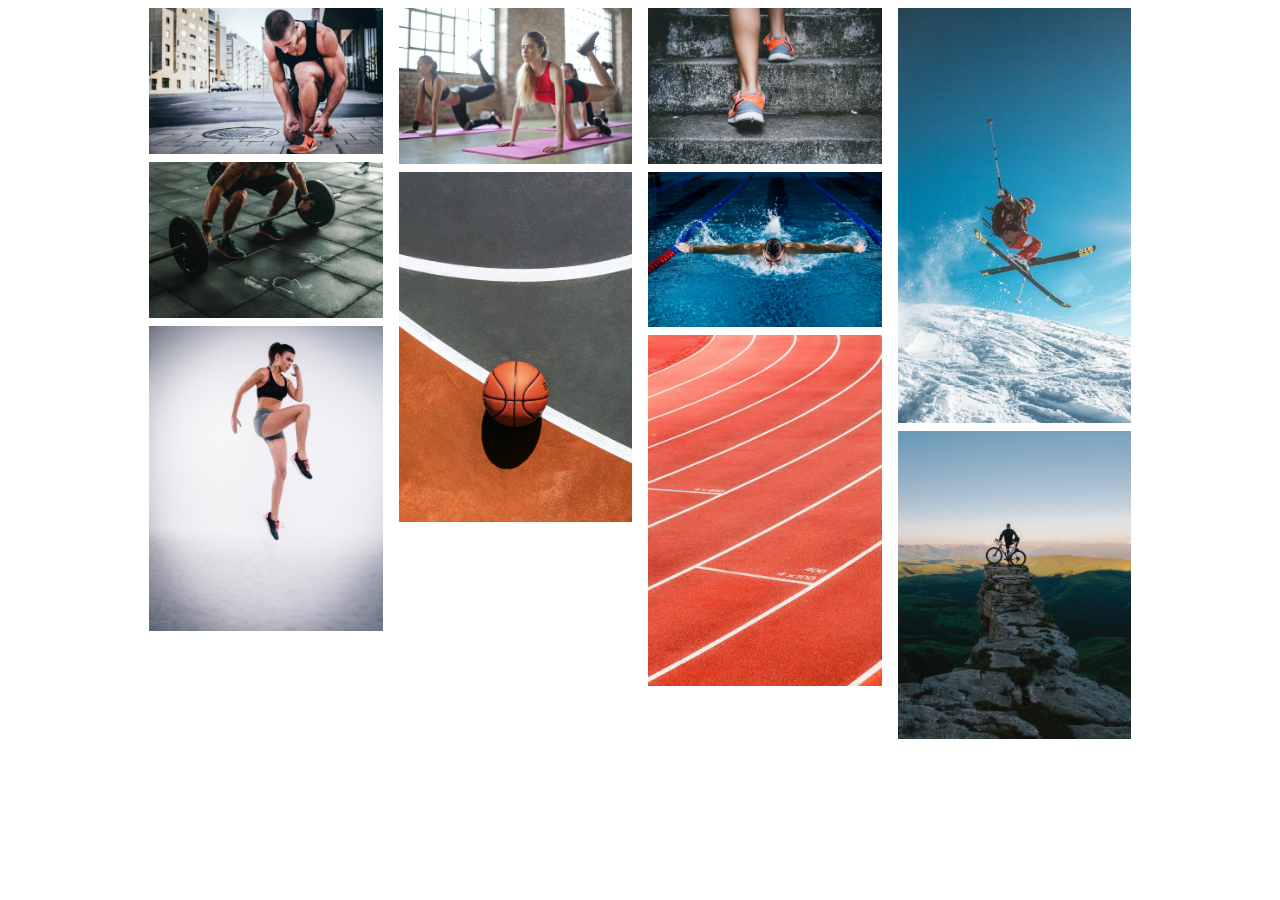
<file: ex01/src/index.html>
<html lang="en">
  <head>
    <meta charset="UTF-8" />
    <meta http-equiv="X-UA-Compatible" content="IE=edge" />
    <meta name="viewport" content="width=device-width, initial-scale=1.0" />
    <link rel="stylesheet" href="../styles/index.css" />
    <title>Gallery's page</title>
  </head>
  <body>
    <div class="main">
      <div class="row">
        <div class="column">
          <div class="overlay">
            <img src="../images/img1.jpg" alt="Runner" style="width: 100%" />
            <div class="title">
              <h1 class="text">Runner</h1>
            </div>
          </div>
          <div class="overlay">
            <img src="../images/img5.jpg" alt="Fitness" style="width: 100%" />
            <div class="title">
              <h1>Fitness</h1>
            </div>
          </div>
          <div class="overlay">
            <img src="../images/img8.jpg" alt="Jumping" style="width: 100%" />
            <div class="title">
              <h1>Jumping</h1>
            </div>
          </div>
        </div>

        <div class="column">
          <div class="overlay">
            <img src="../images/img2.jpg" alt="Yoga" style="width: 100%" />
            <div class="title">
              <h1>Yoga</h1>
            </div>
          </div>
          <div class="overlay">
            <img
              src="../images/img6.jpg"
              alt="Basketball"
              style="width: 100%"
            />
            <div class="title">
              <h1>Basketball</h1>
            </div>
          </div>
        </div>

        <div class="column">
          <div class="overlay">
            <img src="../images/img3.jpg" alt="Jogging" style="width: 100%" />
            <div class="title">
              <h1>Jogging</h1>
            </div>
          </div>
          <div class="overlay">
            <img src="../images/img7.jpg" alt="Swimming" style="width: 100%" />
            <div class="title">
              <h1>Swimming</h1>
            </div>
          </div>
          <div class="overlay">
            <img src="../images/img9.jpg" alt="Athletic" style="width: 100%" />
            <div class="title">
              <h1>Athletic</h1>
            </div>
          </div>
        </div>

        <div class="column">
          <div class="overlay">
            <img src="../images/img4.jpg" alt="Ski" style="width: 100%" />
            <div class="title">
              <h1>Ski</h1>
            </div>
          </div>
          <div class="overlay">
            <img src="../images/img10.jpg" alt="Bicycle" style="width: 100%" />
            <div class="title">
              <h1>Bicycle</h1>
            </div>
          </div>
        </div>
      </div>
    </div>
  </body>
</html>
</file>
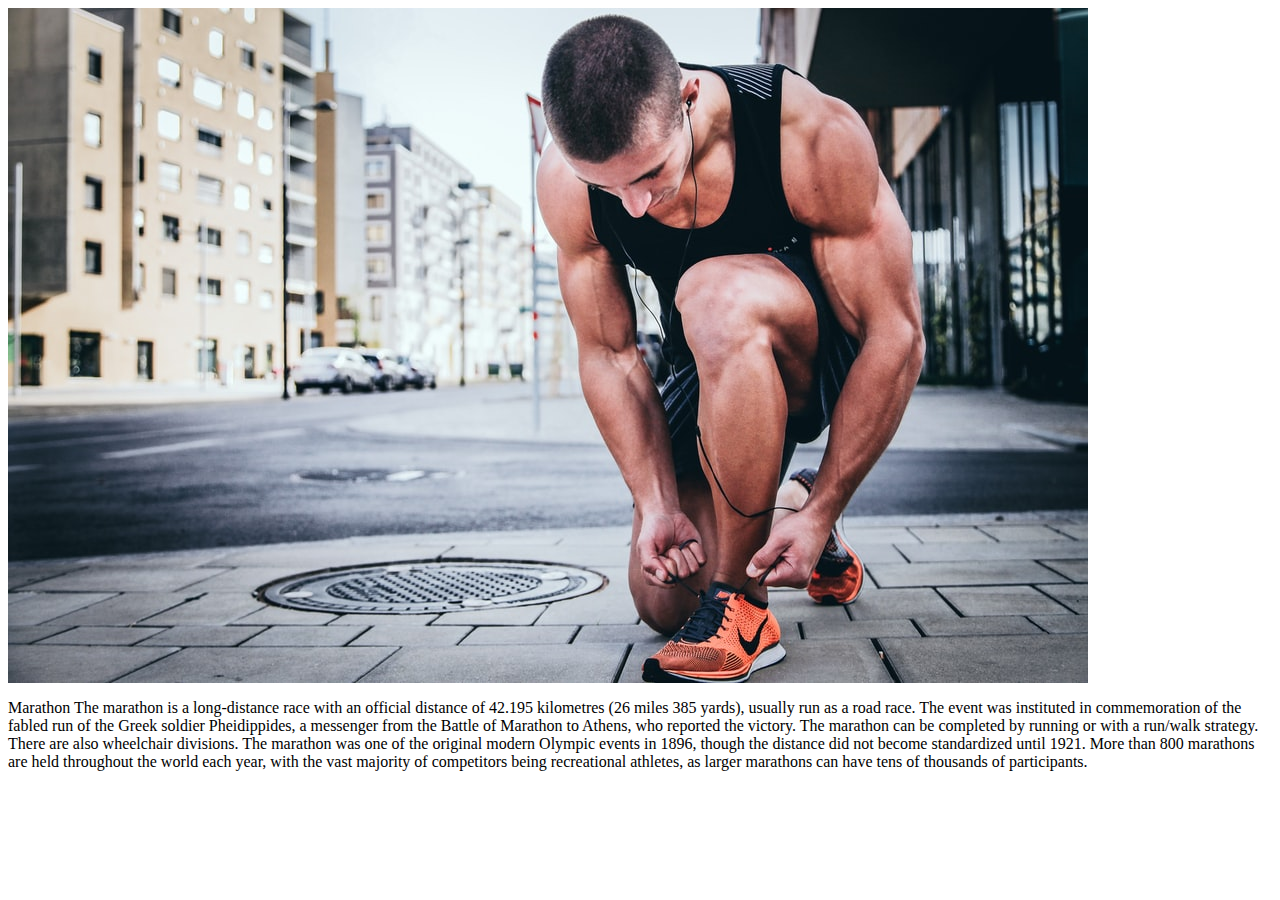
<file: ex01/src/image01.html>
<html lang="en">
  <head>
    <meta charset="UTF-8" />
    <meta http-equiv="X-UA-Compatible" content="IE=edge" />
    <meta name="viewport" content="width=device-width, initial-scale=1.0" />
    <title>Gallery's page</title>
  </head>
  <body>
    <img src="../images/img1.jpg" alt="Runner" />
    <p>
      Marathon The marathon is a long-distance race with an official distance of
      42.195 kilometres (26 miles 385 yards), usually run as a road race. The
      event was instituted in commemoration of the fabled run of the Greek
      soldier Pheidippides, a messenger from the Battle of Marathon to Athens,
      who reported the victory. The marathon can be completed by running or with
      a run/walk strategy. There are also wheelchair divisions. The marathon was
      one of the original modern Olympic events in 1896, though the distance did
      not become standardized until 1921. More than 800 marathons are held
      throughout the world each year, with the vast majority of competitors
      being recreational athletes, as larger marathons can have tens of
      thousands of participants.
    </p>
  </body>
</html>
</file>
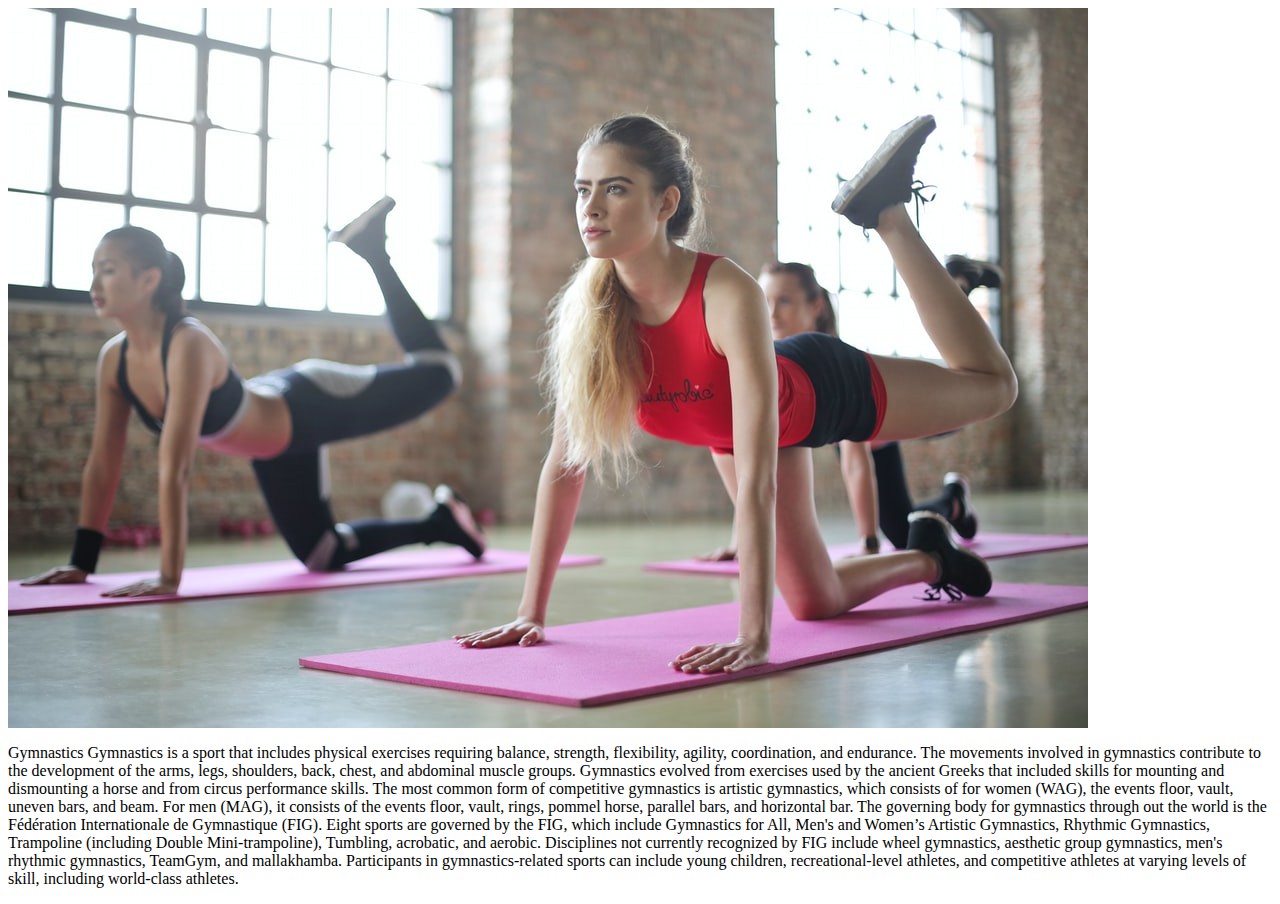
<file: ex01/src/image02.html>
<html lang="en">
  <head>
    <meta charset="UTF-8" />
    <meta http-equiv="X-UA-Compatible" content="IE=edge" />
    <meta name="viewport" content="width=device-width, initial-scale=1.0" />
    <title>Gallery's page</title>
  </head>
  <body>
    <img src="../images/img2.jpg" alt="Yoga" />
    <p>
      Gymnastics Gymnastics is a sport that includes physical exercises
      requiring balance, strength, flexibility, agility, coordination, and
      endurance. The movements involved in gymnastics contribute to the
      development of the arms, legs, shoulders, back, chest, and abdominal
      muscle groups. Gymnastics evolved from exercises used by the ancient
      Greeks that included skills for mounting and dismounting a horse and from
      circus performance skills. The most common form of competitive gymnastics
      is artistic gymnastics, which consists of for women (WAG), the events
      floor, vault, uneven bars, and beam. For men (MAG), it consists of the
      events floor, vault, rings, pommel horse, parallel bars, and horizontal
      bar. The governing body for gymnastics through out the world is the
      Fédération Internationale de Gymnastique (FIG). Eight sports are governed
      by the FIG, which include Gymnastics for All, Men's and Women’s Artistic
      Gymnastics, Rhythmic Gymnastics, Trampoline (including Double
      Mini-trampoline), Tumbling, acrobatic, and aerobic. Disciplines not
      currently recognized by FIG include wheel gymnastics, aesthetic group
      gymnastics, men's rhythmic gymnastics, TeamGym, and mallakhamba.
      Participants in gymnastics-related sports can include young children,
      recreational-level athletes, and competitive athletes at varying levels of
      skill, including world-class athletes.
    </p>
  </body>
</html>
</file>
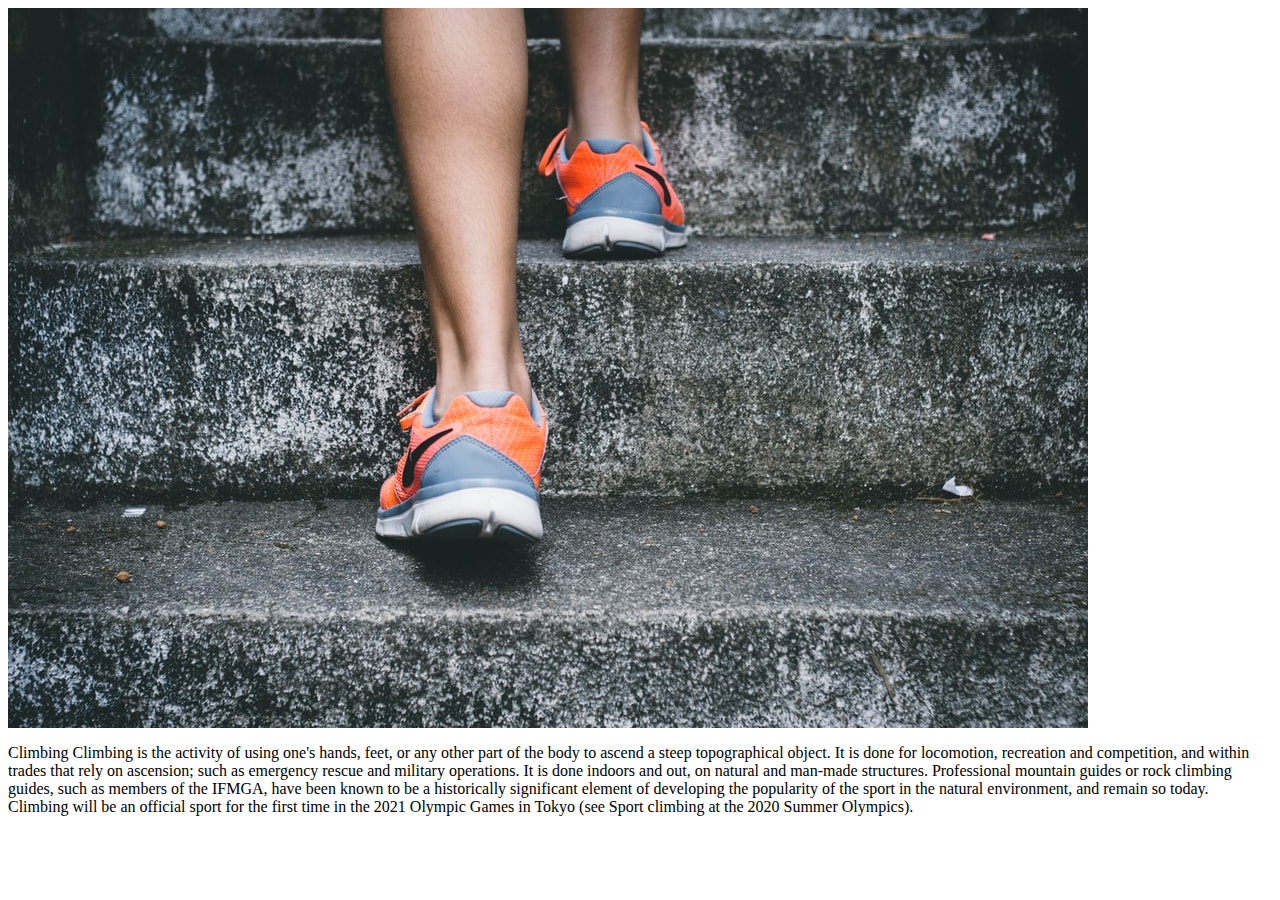
<file: ex01/src/image03.html>
<html lang="en">
  <head>
    <meta charset="UTF-8" />
    <meta http-equiv="X-UA-Compatible" content="IE=edge" />
    <meta name="viewport" content="width=device-width, initial-scale=1.0" />
    <title>Gallery's page</title>
  </head>
  <body>
    <img src="../images/img3.jpg" alt="Jogging" />
    <p>
      Climbing Climbing is the activity of using one's hands, feet, or any other
      part of the body to ascend a steep topographical object. It is done for
      locomotion, recreation and competition, and within trades that rely on
      ascension; such as emergency rescue and military operations. It is done
      indoors and out, on natural and man-made structures. Professional mountain
      guides or rock climbing guides, such as members of the IFMGA, have been
      known to be a historically significant element of developing the
      popularity of the sport in the natural environment, and remain so today.
      Climbing will be an official sport for the first time in the 2021 Olympic
      Games in Tokyo (see Sport climbing at the 2020 Summer Olympics).
    </p>
  </body>
</html>
</file>
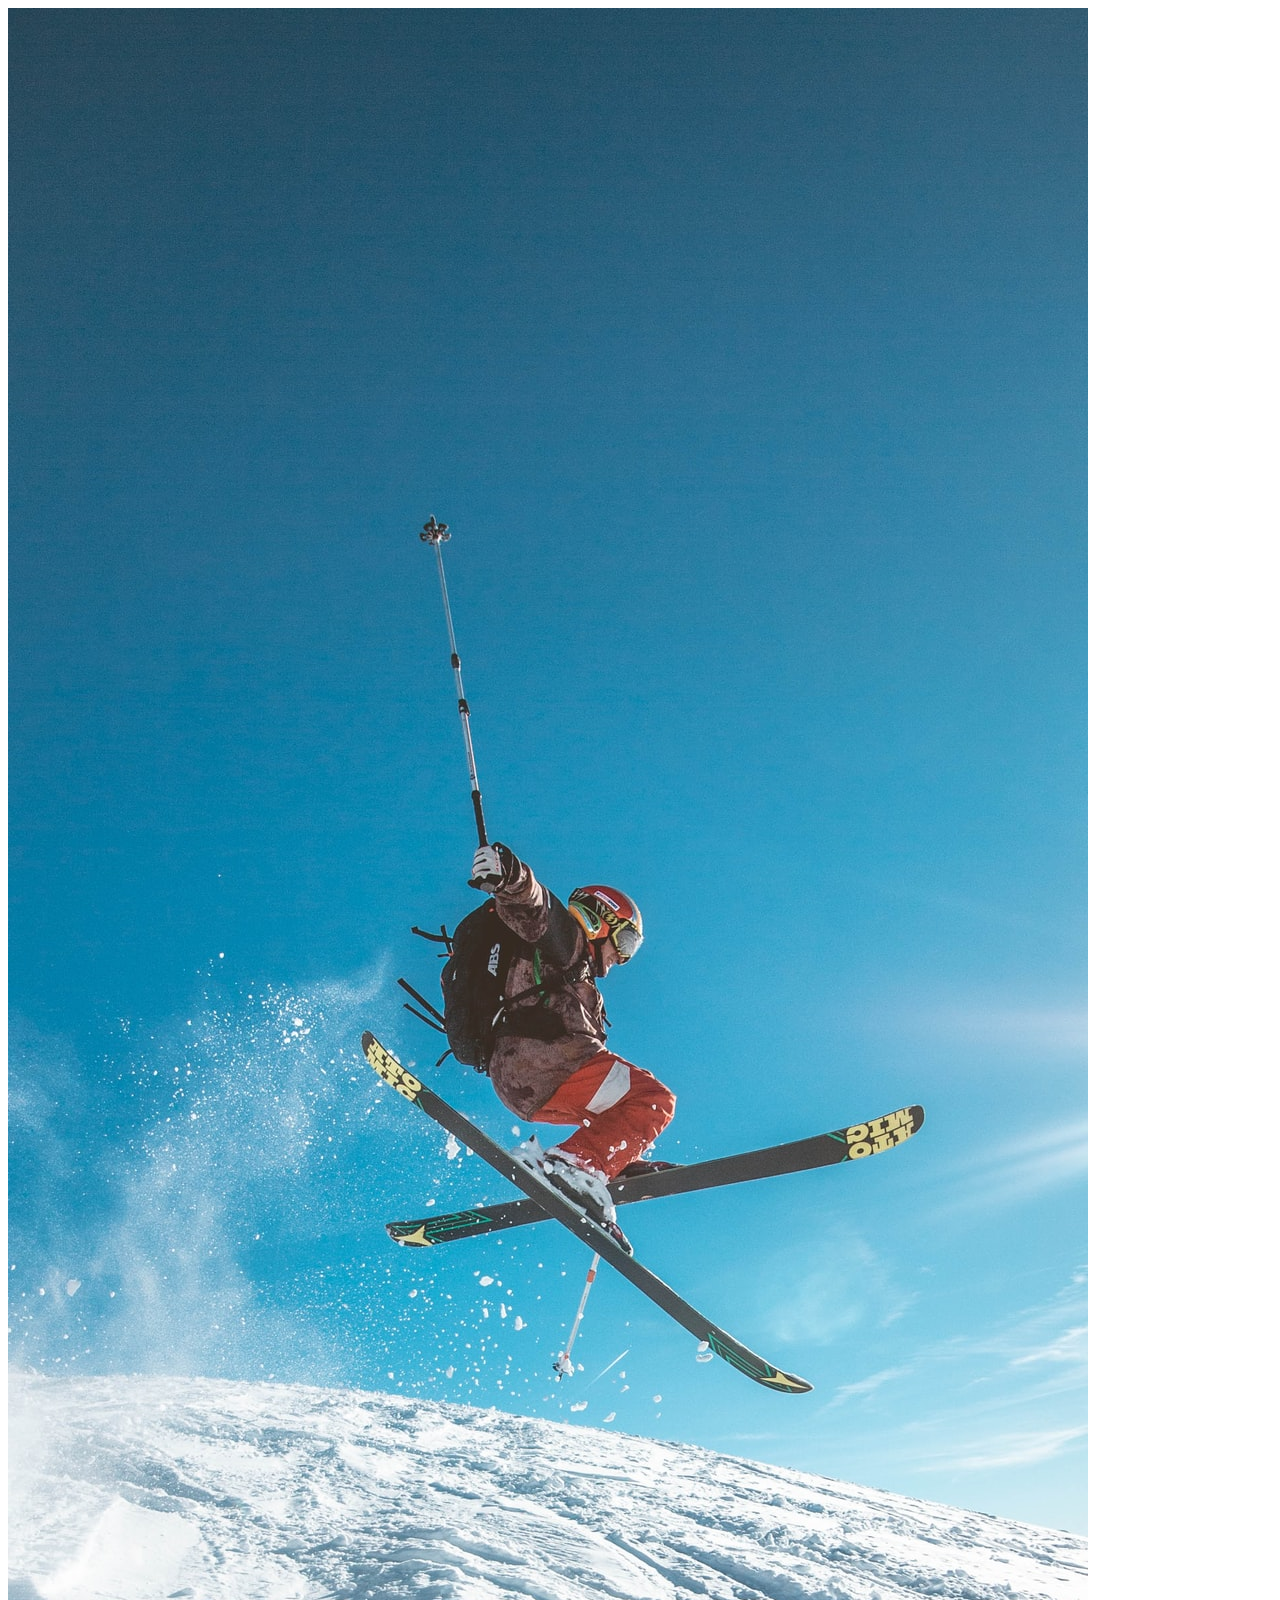
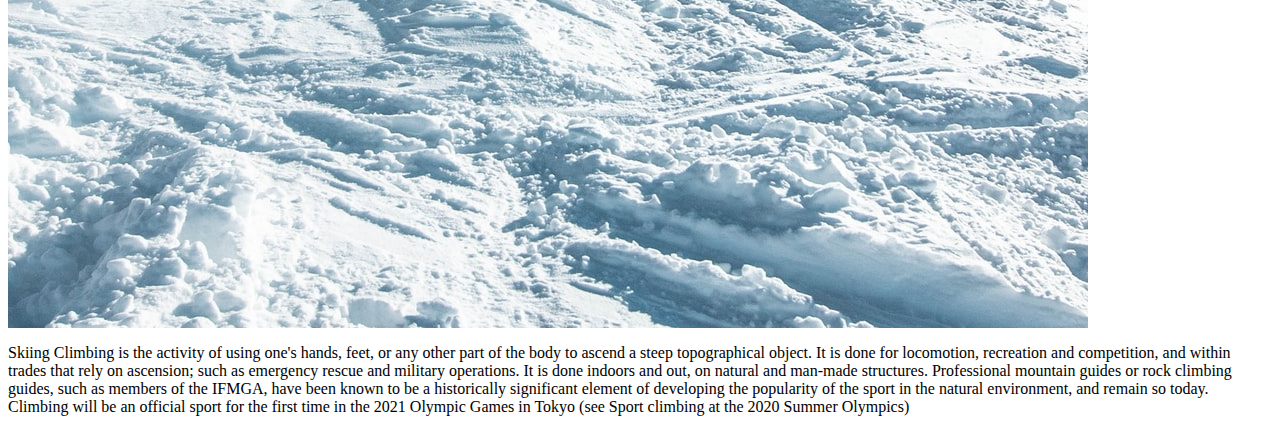
<file: ex01/src/image04.html>
<html lang="en">
  <head>
    <meta charset="UTF-8" />
    <meta http-equiv="X-UA-Compatible" content="IE=edge" />
    <meta name="viewport" content="width=device-width, initial-scale=1.0" />
    <title>Gallery's page</title>
  </head>
  <body>
    <img src="../images/img4.jpg" alt="Ski" />
    <p>
      Skiing Climbing is the activity of using one's hands, feet, or any other
      part of the body to ascend a steep topographical object. It is done for
      locomotion, recreation and competition, and within trades that rely on
      ascension; such as emergency rescue and military operations. It is done
      indoors and out, on natural and man-made structures. Professional mountain
      guides or rock climbing guides, such as members of the IFMGA, have been
      known to be a historically significant element of developing the
      popularity of the sport in the natural environment, and remain so today.
      Climbing will be an official sport for the first time in the 2021 Olympic
      Games in Tokyo (see Sport climbing at the 2020 Summer Olympics)
    </p>
  </body>
</html>
</file>
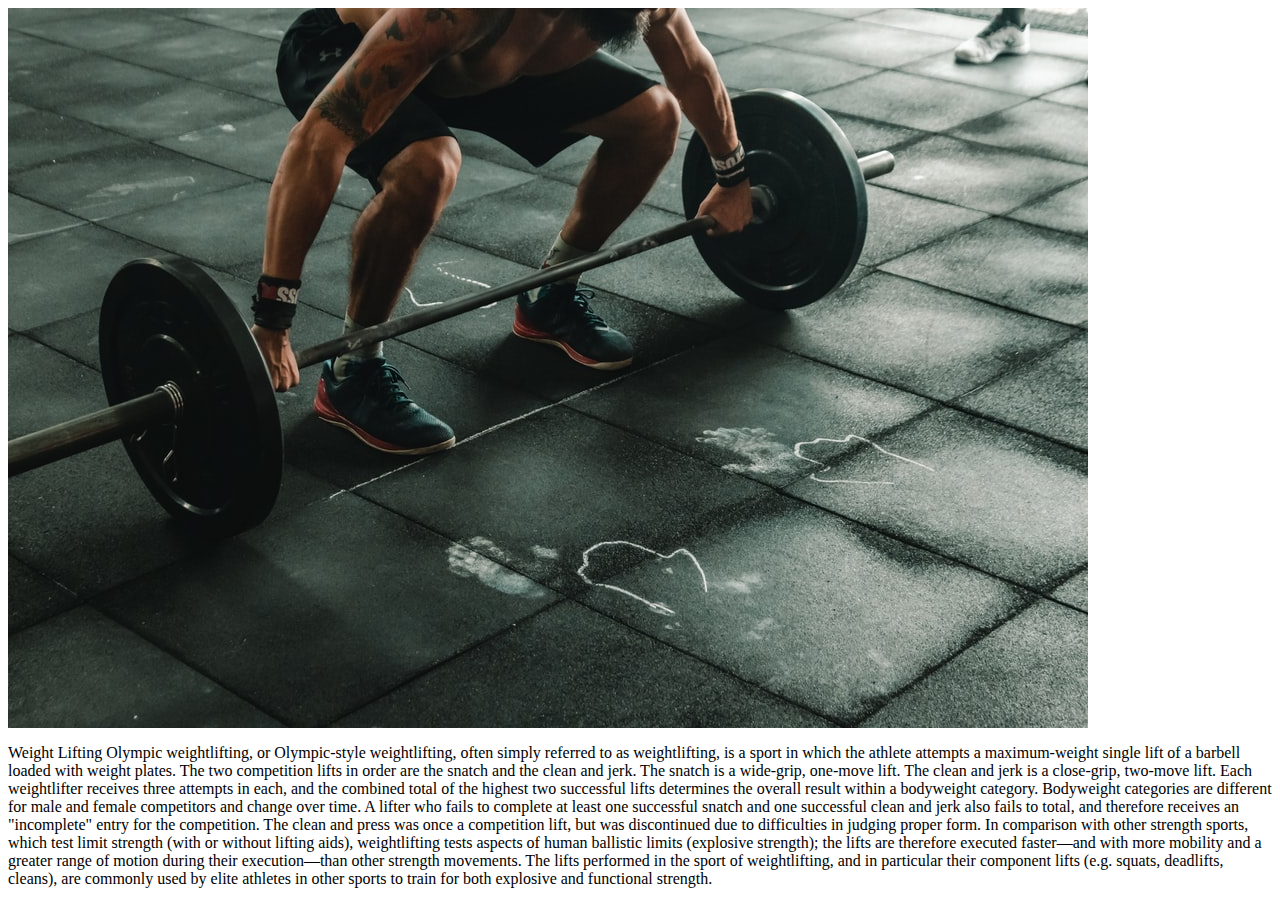
<file: ex01/src/image05.html>
<html lang="en">
  <head>
    <meta charset="UTF-8" />
    <meta http-equiv="X-UA-Compatible" content="IE=edge" />
    <meta name="viewport" content="width=device-width, initial-scale=1.0" />
    <title>Gallery's page</title>
  </head>
  <body>
    <img src="../images/img5.jpg" alt="Fitness" />
    <p>
      Weight Lifting Olympic weightlifting, or Olympic-style weightlifting,
      often simply referred to as weightlifting, is a sport in which the athlete
      attempts a maximum-weight single lift of a barbell loaded with weight
      plates. The two competition lifts in order are the snatch and the clean
      and jerk. The snatch is a wide-grip, one-move lift. The clean and jerk is
      a close-grip, two-move lift. Each weightlifter receives three attempts in
      each, and the combined total of the highest two successful lifts
      determines the overall result within a bodyweight category. Bodyweight
      categories are different for male and female competitors and change over
      time. A lifter who fails to complete at least one successful snatch and
      one successful clean and jerk also fails to total, and therefore receives
      an "incomplete" entry for the competition. The clean and press was once a
      competition lift, but was discontinued due to difficulties in judging
      proper form. In comparison with other strength sports, which test limit
      strength (with or without lifting aids), weightlifting tests aspects of
      human ballistic limits (explosive strength); the lifts are therefore
      executed faster—and with more mobility and a greater range of motion
      during their execution—than other strength movements. The lifts performed
      in the sport of weightlifting, and in particular their component lifts
      (e.g. squats, deadlifts, cleans), are commonly used by elite athletes in
      other sports to train for both explosive and functional strength.
    </p>
  </body>
</html>
</file>
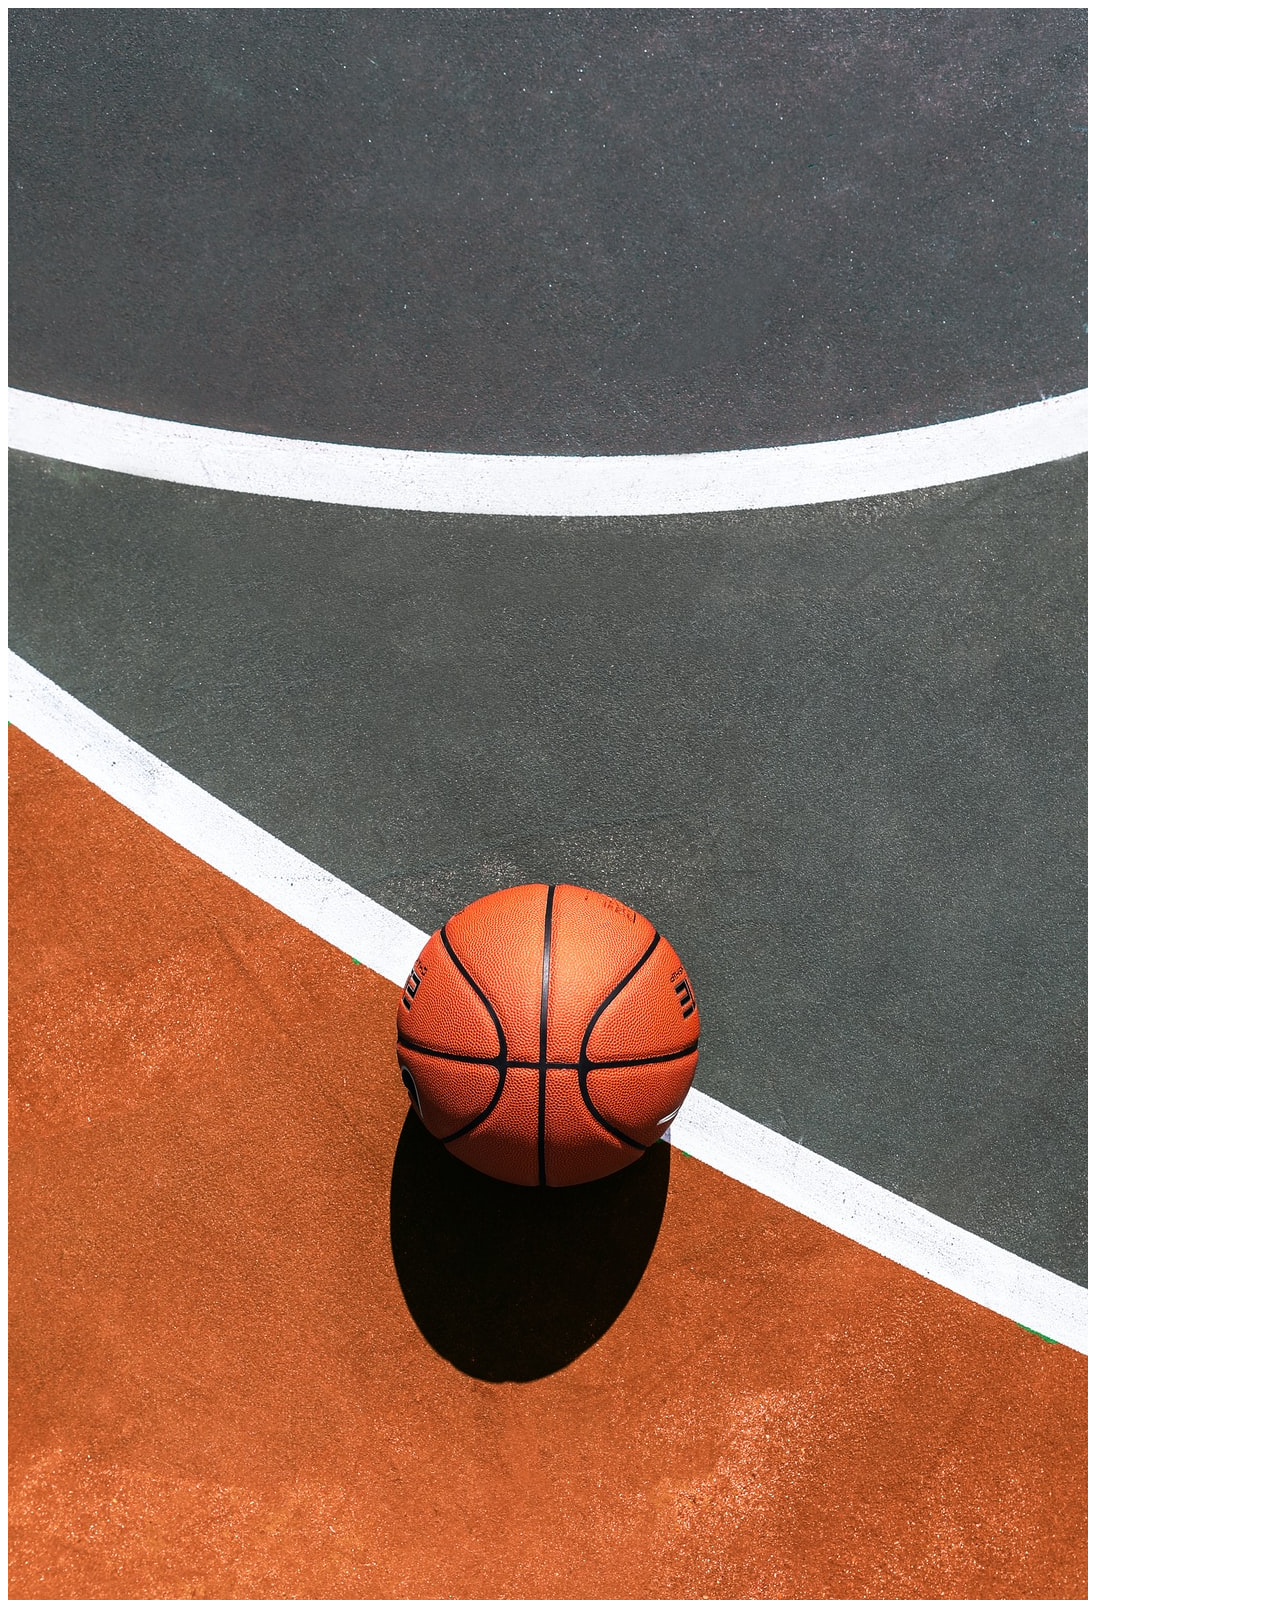
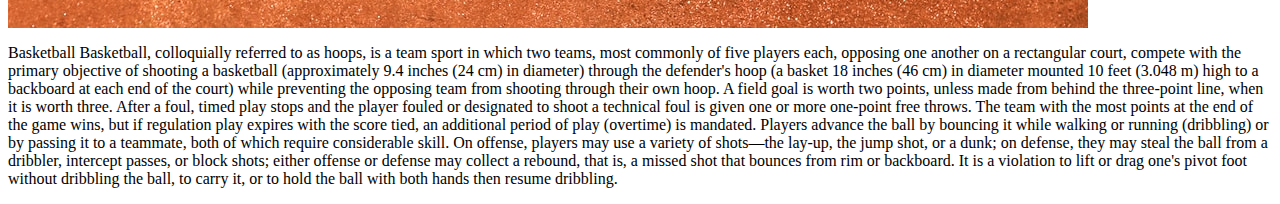
<file: ex01/src/image06.html>
<html lang="en">
  <head>
    <meta charset="UTF-8" />
    <meta http-equiv="X-UA-Compatible" content="IE=edge" />
    <meta name="viewport" content="width=device-width, initial-scale=1.0" />
    <title>Gallery's page</title>
  </head>
  <body>
    <img src="../images/img6.jpg" alt="Basketball" />
    <p>
      Basketball Basketball, colloquially referred to as hoops, is a team sport
      in which two teams, most commonly of five players each, opposing one
      another on a rectangular court, compete with the primary objective of
      shooting a basketball (approximately 9.4 inches (24 cm) in diameter)
      through the defender's hoop (a basket 18 inches (46 cm) in diameter
      mounted 10 feet (3.048 m) high to a backboard at each end of the court)
      while preventing the opposing team from shooting through their own hoop. A
      field goal is worth two points, unless made from behind the three-point
      line, when it is worth three. After a foul, timed play stops and the
      player fouled or designated to shoot a technical foul is given one or more
      one-point free throws. The team with the most points at the end of the
      game wins, but if regulation play expires with the score tied, an
      additional period of play (overtime) is mandated. Players advance the ball
      by bouncing it while walking or running (dribbling) or by passing it to a
      teammate, both of which require considerable skill. On offense, players
      may use a variety of shots—the lay-up, the jump shot, or a dunk; on
      defense, they may steal the ball from a dribbler, intercept passes, or
      block shots; either offense or defense may collect a rebound, that is, a
      missed shot that bounces from rim or backboard. It is a violation to lift
      or drag one's pivot foot without dribbling the ball, to carry it, or to
      hold the ball with both hands then resume dribbling.
    </p>
  </body>
</html>
</file>
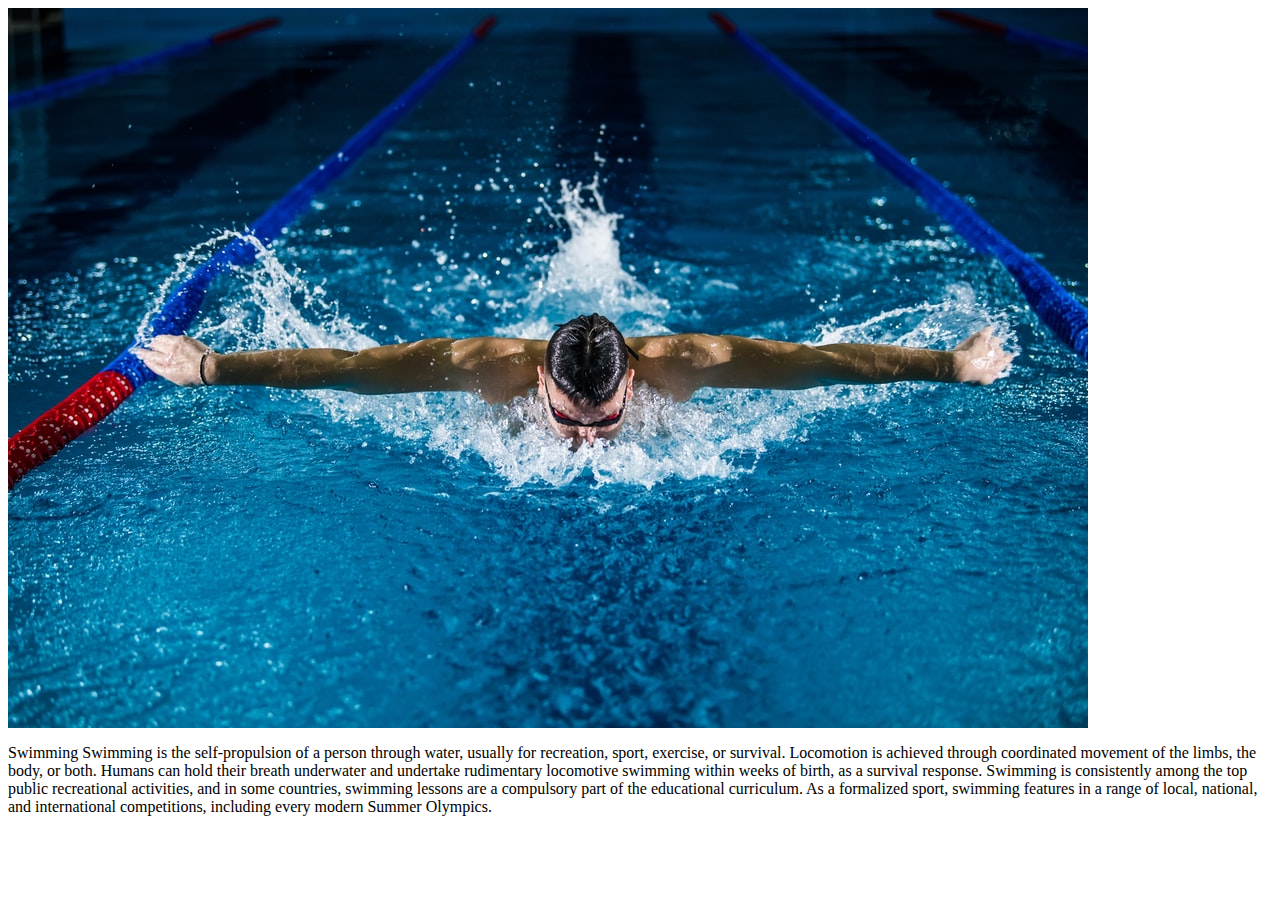
<file: ex01/src/image07.html>
<html lang="en">
  <head>
    <meta charset="UTF-8" />
    <meta http-equiv="X-UA-Compatible" content="IE=edge" />
    <meta name="viewport" content="width=device-width, initial-scale=1.0" />
    <title>Gallery's page</title>
  </head>
  <body>
    <img src="../images/img7.jpg" alt="Swimming" />
    <p>
      Swimming Swimming is the self-propulsion of a person through water,
      usually for recreation, sport, exercise, or survival. Locomotion is
      achieved through coordinated movement of the limbs, the body, or both.
      Humans can hold their breath underwater and undertake rudimentary
      locomotive swimming within weeks of birth, as a survival response.
      Swimming is consistently among the top public recreational activities, and
      in some countries, swimming lessons are a compulsory part of the
      educational curriculum. As a formalized sport, swimming features in a
      range of local, national, and international competitions, including every
      modern Summer Olympics.
    </p>
  </body>
</html>
</file>
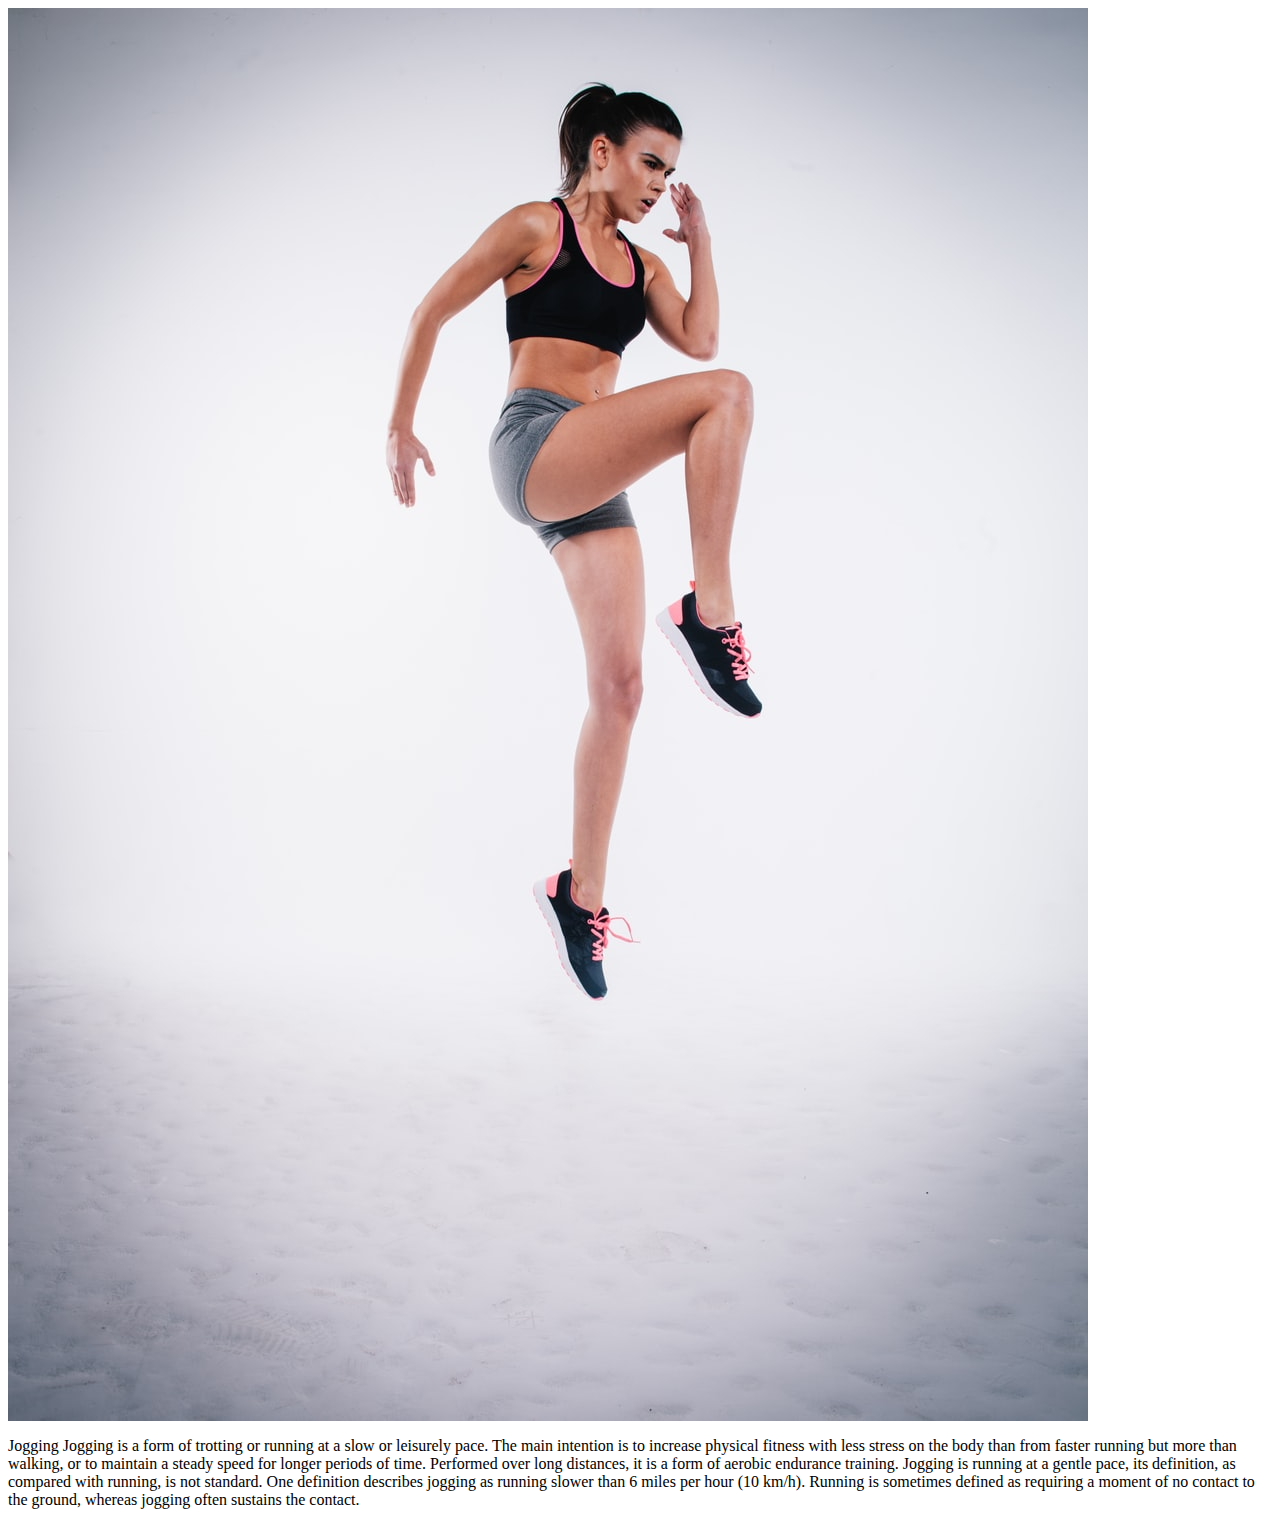
<file: ex01/src/image08.html>
<html lang="en">
  <head>
    <meta charset="UTF-8" />
    <meta http-equiv="X-UA-Compatible" content="IE=edge" />
    <meta name="viewport" content="width=device-width, initial-scale=1.0" />
    <title>Gallery's page</title>
  </head>
  <body>
    <img src="../images/img8.jpg" alt="Jumping" />
    <p>
      Jogging Jogging is a form of trotting or running at a slow or leisurely
      pace. The main intention is to increase physical fitness with less stress
      on the body than from faster running but more than walking, or to maintain
      a steady speed for longer periods of time. Performed over long distances,
      it is a form of aerobic endurance training. Jogging is running at a gentle
      pace, its definition, as compared with running, is not standard. One
      definition describes jogging as running slower than 6 miles per hour (10
      km/h). Running is sometimes defined as requiring a moment of no contact to
      the ground, whereas jogging often sustains the contact.
    </p>
  </body>
</html>
</file>
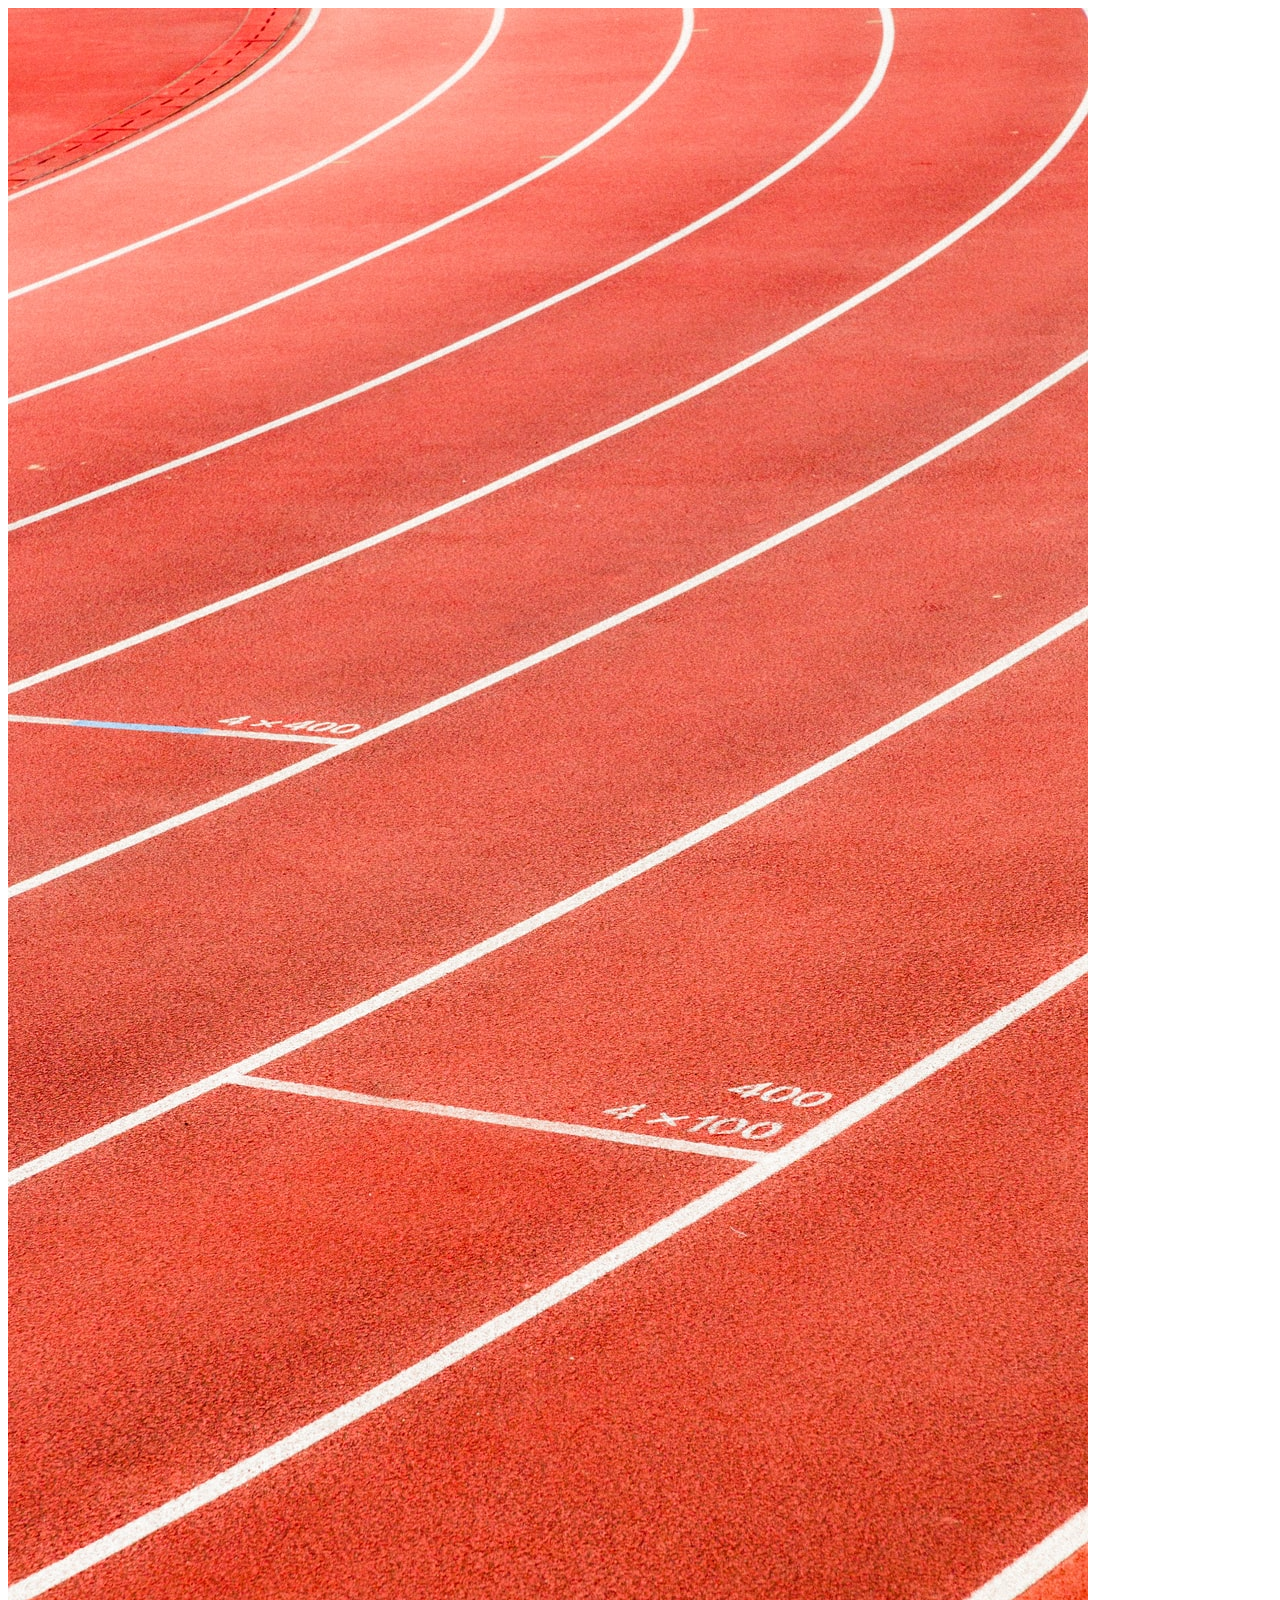
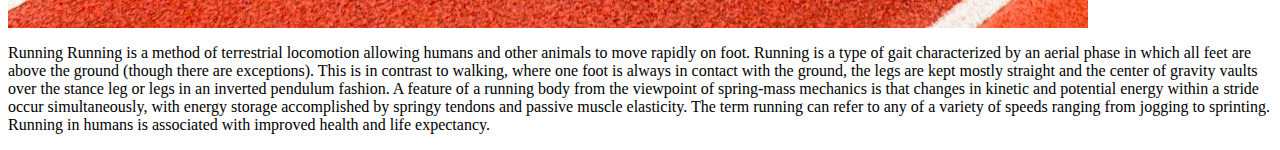
<file: ex01/src/image09.html>
<html lang="en">
  <head>
    <meta charset="UTF-8" />
    <meta http-equiv="X-UA-Compatible" content="IE=edge" />
    <meta name="viewport" content="width=device-width, initial-scale=1.0" />
    <title>Gallery's page</title>
  </head>
  <body>
    <img src="../images/img9.jpg" alt="Athletic" />
    <p>
      Running Running is a method of terrestrial locomotion allowing humans and
      other animals to move rapidly on foot. Running is a type of gait
      characterized by an aerial phase in which all feet are above the ground
      (though there are exceptions). This is in contrast to walking, where one
      foot is always in contact with the ground, the legs are kept mostly
      straight and the center of gravity vaults over the stance leg or legs in
      an inverted pendulum fashion. A feature of a running body from the
      viewpoint of spring-mass mechanics is that changes in kinetic and
      potential energy within a stride occur simultaneously, with energy storage
      accomplished by springy tendons and passive muscle elasticity. The term
      running can refer to any of a variety of speeds ranging from jogging to
      sprinting. Running in humans is associated with improved health and life
      expectancy.
    </p>
  </body>
</html>
</file>
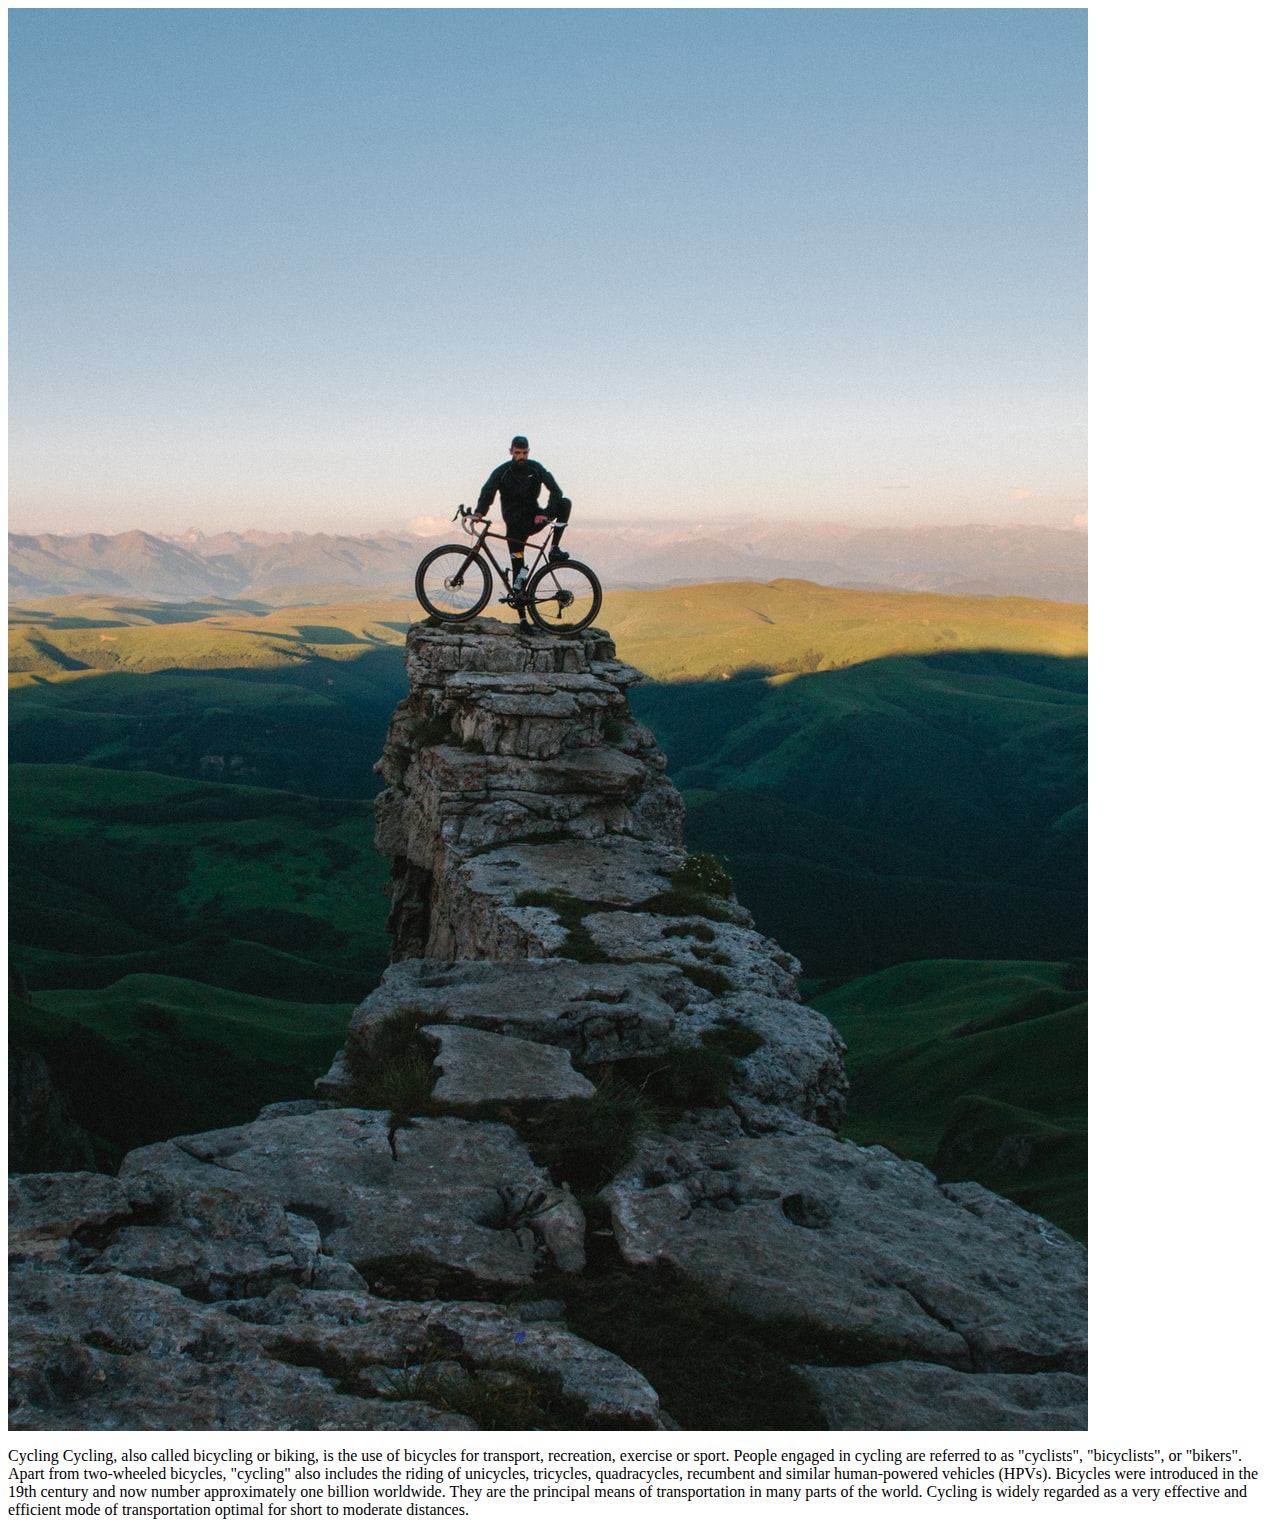
<file: ex01/src/image10.html>
<html lang="en">
  <head>
    <meta charset="UTF-8" />
    <meta http-equiv="X-UA-Compatible" content="IE=edge" />
    <meta name="viewport" content="width=device-width, initial-scale=1.0" />
    <title>Gallery's page</title>
  </head>
  <body>
    <img src="../images/img10.jpg" alt="Bicycle" />
    <p>
      Cycling Cycling, also called bicycling or biking, is the use of bicycles
      for transport, recreation, exercise or sport. People engaged in cycling
      are referred to as "cyclists", "bicyclists", or "bikers". Apart from
      two-wheeled bicycles, "cycling" also includes the riding of unicycles,
      tricycles, quadracycles, recumbent and similar human-powered vehicles
      (HPVs). Bicycles were introduced in the 19th century and now number
      approximately one billion worldwide. They are the principal means of
      transportation in many parts of the world. Cycling is widely regarded as a
      very effective and efficient mode of transportation optimal for short to
      moderate distances.
    </p>
  </body>
</html>
</file>
<file: ex01/styles/index.css>
* {
  box-sizing: border-box;
}

.main {
  max-width: 1000px;
  margin: auto;
}

body {
  margin: 0;  
}

.row {
  display: flex;
  flex-wrap: wrap;
  padding: 0 1px;
}

.column {
  position: relative;
  flex: 25%;
  width: auto;
  padding: 0 8px;
}

.column img {
  margin-top: 8px;
  vertical-align: middle;
  width: 200px;
}

.overlay {
  position: relative;
}

.title {
  position: absolute;
  opacity: 0;
  top: 0;
  left: 0;
  width: 100%;
  height: 100%;
  color: white;
  display: flex;
  align-items: center;
  justify-content: center;
  transition: 0.25s;
  padding: 20px;
}

.title:hover {
  background: black;
  opacity: 0.5;
}

@media screen and (max-width: 800px) {
  .column {
    -ms-flex: 50%;
    flex: 50%;
    max-width: 50%;
  }
}

@media screen and (max-width: 600px) {
  .column {
    -ms-flex: 100%;
    flex: 100%;
    max-width: 100%;
  }
}


.modal {
  display: none; 
  position: fixed; 
  z-index: 1; 
  left: 0;
  top: 0;
  width: 100%; 
  height: 100%;
  overflow: auto;
  background-color: rgb(0,0,0);
  background-color: rgba(0,0,0,0.4); 
}


.modal-content {
  background-color: #fefefe;
  margin: 15% auto; 
    padding: 20px;
  border: 1px solid #888;
  width: 80%; 
}


.close {
  color: #aaa;
  float: right;
  font-size: 28px;
  font-weight: bold;
}

.close:hover,
.close:focus {
  color: black;
  text-decoration: none;
  cursor: pointer;
}
</file>
